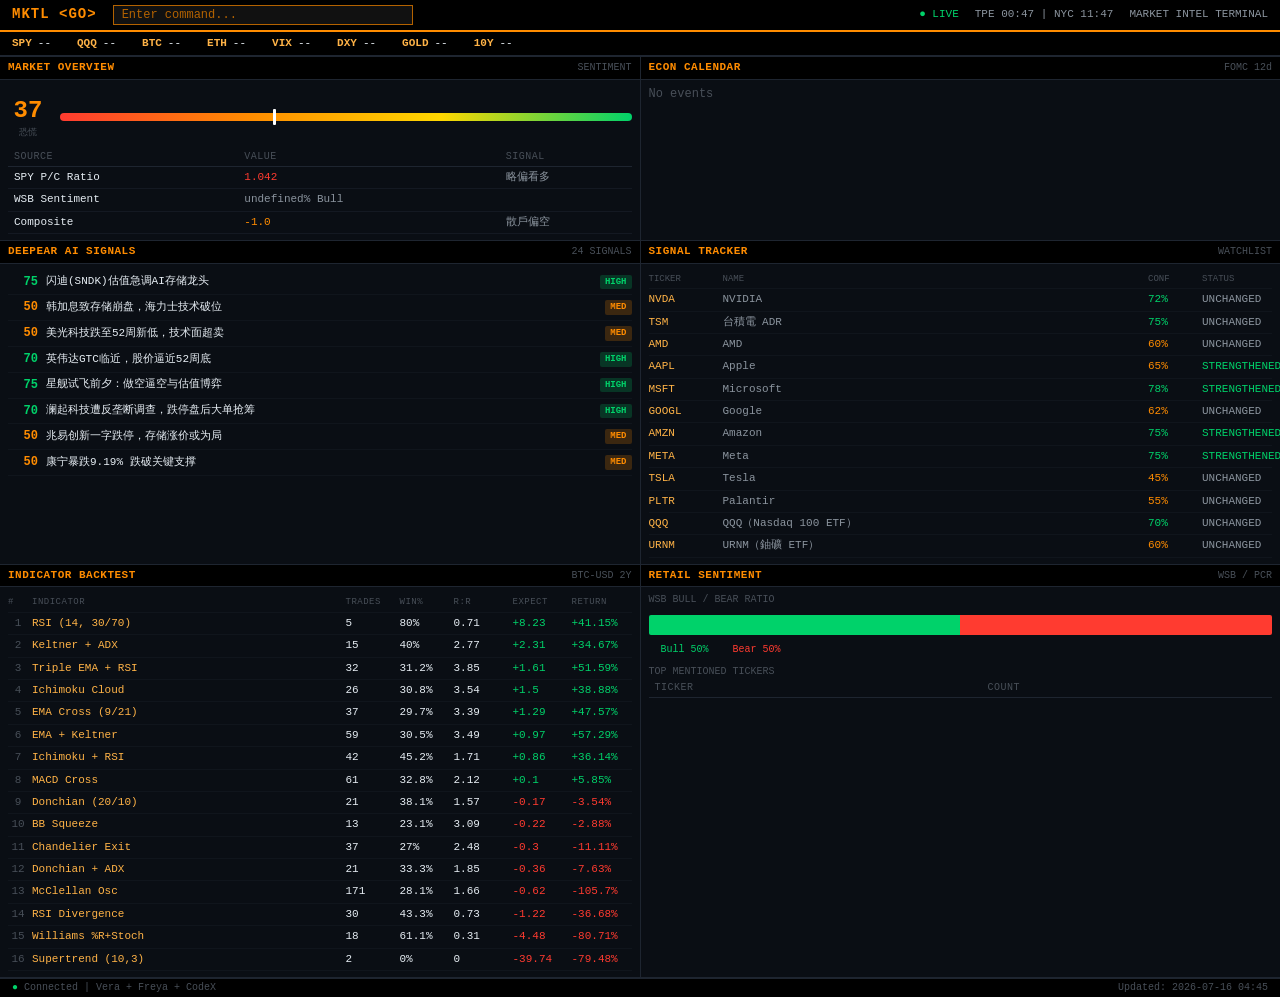
<file: web/demo-bloomberg.html>
<!DOCTYPE html>
<html lang="zh-TW">
<head>
<meta charset="UTF-8">
<meta name="viewport" content="width=device-width, initial-scale=1.0">
<title>MKTL &lt;GO&gt; | Market Intel Terminal</title>
<style>
/* ═══════════════════════════════════════════
   Bloomberg Terminal — Dark + Orange
   ═══════════════════════════════════════════ */
:root {
  --bg: #0d1117;
  --bg-panel: #0a0e14;
  --bg-row: #0f1319;
  --bg-hover: #161c24;
  --border: #1e2530;
  --orange: #ff8c00;
  --orange-dim: #b36200;
  --amber: #ffb347;
  --green: #00d26a;
  --red: #ff3b30;
  --blue: #1e90ff;
  --cyan: #00e5ff;
  --white: #e6edf3;
  --muted: #8b949e;
  --dim: #484f58;
  --mono: 'Cascadia Code', 'SF Mono', 'Fira Code', 'Consolas', 'Courier New', monospace;
}

* { margin: 0; padding: 0; box-sizing: border-box; }

body {
  background: var(--bg);
  color: var(--white);
  font-family: var(--mono);
  font-size: 12px;
  line-height: 1.4;
  overflow-x: hidden;
  -webkit-font-smoothing: antialiased;
}

/* ═══════ Top Bar ═══════ */
.topbar {
  background: #000;
  border-bottom: 2px solid var(--orange);
  padding: 4px 12px;
  display: flex;
  align-items: center;
  justify-content: space-between;
  height: 32px;
  position: sticky;
  top: 0;
  z-index: 100;
}

.topbar-left {
  display: flex;
  align-items: center;
  gap: 16px;
}

.logo-bb {
  color: var(--orange);
  font-weight: 700;
  font-size: 14px;
  letter-spacing: 1px;
}

.cmd-input {
  background: #111;
  border: 1px solid var(--orange-dim);
  color: var(--orange);
  font-family: var(--mono);
  font-size: 12px;
  padding: 2px 8px;
  width: 300px;
  outline: none;
}

.cmd-input::placeholder { color: var(--orange-dim); }
.cmd-input:focus { border-color: var(--orange); }

.topbar-right {
  color: var(--muted);
  font-size: 11px;
  display: flex;
  gap: 16px;
}

.topbar-right .live { color: var(--green); }

/* ═══════ Grid Layout ═══════ */
.grid {
  display: grid;
  grid-template-columns: 1fr 1fr 1fr 1fr;
  grid-template-rows: auto auto auto auto;
  gap: 1px;
  background: var(--border);
  min-height: calc(100vh - 32px);
}

/* ═══════ Panel ═══════ */
.panel {
  background: var(--bg-panel);
  overflow: hidden;
}

.panel-header {
  background: #000;
  border-bottom: 1px solid var(--border);
  padding: 3px 8px;
  display: flex;
  justify-content: space-between;
  align-items: center;
}

.panel-title {
  color: var(--orange);
  font-size: 11px;
  font-weight: 700;
  letter-spacing: 0.5px;
  text-transform: uppercase;
}

.panel-tag {
  color: var(--dim);
  font-size: 10px;
}

.panel-body {
  padding: 6px 8px;
}

/* ═══════ Wide panels ═══════ */
.span-2 { grid-column: span 2; }
.span-3 { grid-column: span 3; }
.span-4 { grid-column: span 4; }

/* ═══════ Data Table ═══════ */
.data-table {
  width: 100%;
  border-collapse: collapse;
}

.data-table th {
  color: var(--dim);
  font-size: 10px;
  font-weight: 400;
  text-align: left;
  padding: 2px 6px;
  border-bottom: 1px solid var(--border);
  text-transform: uppercase;
  letter-spacing: 0.5px;
}

.data-table td {
  padding: 3px 6px;
  border-bottom: 1px solid rgba(30,37,48,0.5);
  font-size: 11px;
}

.data-table tr:hover { background: var(--bg-hover); }

.val-up { color: var(--green); }
.val-down { color: var(--red); }
.val-neutral { color: var(--muted); }
.val-orange { color: var(--orange); }
.val-cyan { color: var(--cyan); }
.val-amber { color: var(--amber); }

/* ═══════ Ticker Row ═══════ */
.ticker-strip {
  background: #000;
  border-bottom: 1px solid var(--border);
  padding: 4px 12px;
  display: flex;
  gap: 20px;
  overflow-x: auto;
  grid-column: span 4;
  white-space: nowrap;
}

.ticker-item {
  display: inline-flex;
  align-items: center;
  gap: 6px;
  font-size: 11px;
}

.ticker-sym { color: var(--amber); font-weight: 700; }
.ticker-price { color: var(--white); }
.ticker-chg { font-size: 10px; }

/* ═══════ Fear Greed Meter ═══════ */
.fg-meter {
  display: flex;
  align-items: center;
  gap: 12px;
  padding: 8px 0;
}

.fg-bar-track {
  flex: 1;
  height: 8px;
  background: linear-gradient(90deg, var(--red), var(--orange), #ffd700, var(--green));
  border-radius: 4px;
  position: relative;
}

.fg-needle {
  position: absolute;
  top: -4px;
  width: 3px;
  height: 16px;
  background: #fff;
  border-radius: 1px;
  transition: left 1s ease;
}

.fg-score {
  font-size: 24px;
  font-weight: 700;
  min-width: 40px;
  text-align: center;
}

/* ═══════ Calendar Row ═══════ */
.cal-row {
  display: flex;
  align-items: center;
  padding: 3px 0;
  border-bottom: 1px solid rgba(30,37,48,0.3);
  gap: 8px;
}

.cal-dot {
  width: 6px;
  height: 6px;
  border-radius: 50%;
  flex-shrink: 0;
}

.cal-dot.high { background: var(--red); }
.cal-dot.medium { background: var(--orange); }
.cal-dot.low { background: var(--dim); }

.cal-date { color: var(--dim); min-width: 45px; font-size: 10px; }
.cal-event { color: var(--white); font-size: 11px; flex: 1; }

/* ═══════ Signal Card ═══════ */
.signal-row {
  display: flex;
  align-items: center;
  padding: 4px 0;
  border-bottom: 1px solid rgba(30,37,48,0.3);
  gap: 8px;
}

.signal-conf {
  font-weight: 700;
  min-width: 30px;
  text-align: right;
}

.signal-title {
  flex: 1;
  color: var(--white);
  font-size: 11px;
  overflow: hidden;
  text-overflow: ellipsis;
  white-space: nowrap;
}

.signal-badge {
  font-size: 9px;
  padding: 1px 5px;
  border-radius: 2px;
  font-weight: 700;
  text-transform: uppercase;
}

.badge-high { background: rgba(0,210,106,0.2); color: var(--green); }
.badge-mid { background: rgba(255,140,0,0.2); color: var(--orange); }
.badge-low { background: rgba(255,59,48,0.2); color: var(--red); }

/* ═══════ Backtest Ranking ═══════ */
.bt-row {
  display: grid;
  grid-template-columns: 20px 1fr 50px 50px 55px 55px 60px;
  gap: 4px;
  align-items: center;
  padding: 3px 0;
  border-bottom: 1px solid rgba(30,37,48,0.3);
  font-size: 11px;
}

.bt-row.header {
  color: var(--dim);
  font-size: 9px;
  text-transform: uppercase;
  letter-spacing: 0.5px;
}

.bt-rank { text-align: center; color: var(--dim); }

/* ═══════ Sentiment Bar ═══════ */
.sent-bar {
  display: flex;
  height: 20px;
  border-radius: 2px;
  overflow: hidden;
  margin: 8px 0;
}

.sent-bar .bull { background: var(--green); }
.sent-bar .bear { background: var(--red); }
.sent-bar .neutral { background: var(--dim); }

.sent-legend {
  display: flex;
  gap: 12px;
  font-size: 10px;
  color: var(--muted);
}

.sent-legend span::before {
  content: '';
  display: inline-block;
  width: 8px;
  height: 8px;
  border-radius: 1px;
  margin-right: 4px;
  vertical-align: middle;
}

/* ═══════ Tracker ═══════ */
.trk-row {
  display: grid;
  grid-template-columns: 70px 1fr 50px 70px;
  gap: 4px;
  align-items: center;
  padding: 3px 0;
  border-bottom: 1px solid rgba(30,37,48,0.3);
  font-size: 11px;
}

.trk-row.header {
  color: var(--dim);
  font-size: 9px;
  text-transform: uppercase;
}

/* ═══════ Status Bar ═══════ */
.statusbar {
  grid-column: span 4;
  background: #000;
  border-top: 1px solid var(--border);
  padding: 2px 12px;
  display: flex;
  justify-content: space-between;
  color: var(--dim);
  font-size: 10px;
}

.statusbar .active { color: var(--green); }

/* ═══════ Responsive ═══════ */
@media (max-width: 1024px) {
  .grid { grid-template-columns: 1fr 1fr; }
  .span-3, .span-4, .ticker-strip, .statusbar { grid-column: span 2; }
}

@media (max-width: 600px) {
  .grid { grid-template-columns: 1fr; }
  .span-2, .span-3, .span-4, .ticker-strip, .statusbar { grid-column: span 1; }
}
</style>
</head>
<body>

<!-- Top Bar -->
<div class="topbar">
  <div class="topbar-left">
    <div class="logo-bb">MKTL &lt;GO&gt;</div>
    <input class="cmd-input" placeholder="Enter command..." readonly>
  </div>
  <div class="topbar-right">
    <span class="live">&#9679; LIVE</span>
    <span id="clock"></span>
    <span>MARKET INTEL TERMINAL</span>
  </div>
</div>

<div class="grid">

  <!-- Ticker Strip -->
  <div class="ticker-strip" id="tickerStrip">
    <div class="ticker-item"><span class="ticker-sym">Loading...</span></div>
  </div>

  <!-- Panel 1: Market Overview -->
  <div class="panel span-2">
    <div class="panel-header">
      <span class="panel-title">Market Overview</span>
      <span class="panel-tag">SENTIMENT</span>
    </div>
    <div class="panel-body">
      <div class="fg-meter">
        <div style="text-align:center">
          <div class="fg-score" id="fgScoreVal">--</div>
          <div style="color:var(--dim);font-size:9px" id="fgLabel">LOADING</div>
        </div>
        <div class="fg-bar-track">
          <div class="fg-needle" id="fgNeedle" style="left:50%"></div>
        </div>
      </div>
      <table class="data-table" id="sentimentTable">
        <thead><tr><th>Source</th><th>Value</th><th>Signal</th></tr></thead>
        <tbody id="sentimentBody"></tbody>
      </table>
    </div>
  </div>

  <!-- Panel 2: Economic Calendar -->
  <div class="panel span-2">
    <div class="panel-header">
      <span class="panel-title">Econ Calendar</span>
      <span class="panel-tag" id="fomcTag">FOMC --d</span>
    </div>
    <div class="panel-body" id="calendarBody"></div>
  </div>

  <!-- Panel 3: DeepEar AI Signals -->
  <div class="panel span-2">
    <div class="panel-header">
      <span class="panel-title">DeepEar AI Signals</span>
      <span class="panel-tag" id="sigCount">0 SIGNALS</span>
    </div>
    <div class="panel-body" id="signalBody"></div>
  </div>

  <!-- Panel 4: Signal Tracker -->
  <div class="panel span-2">
    <div class="panel-header">
      <span class="panel-title">Signal Tracker</span>
      <span class="panel-tag">WATCHLIST</span>
    </div>
    <div class="panel-body" id="trackerBody"></div>
  </div>

  <!-- Panel 5: Backtest Ranking -->
  <div class="panel span-2">
    <div class="panel-header">
      <span class="panel-title">Indicator Backtest</span>
      <span class="panel-tag">BTC-USD 2Y</span>
    </div>
    <div class="panel-body" id="backtestBody"></div>
  </div>

  <!-- Panel 6: WSB + Sentiment -->
  <div class="panel span-2">
    <div class="panel-header">
      <span class="panel-title">Retail Sentiment</span>
      <span class="panel-tag">WSB / PCR</span>
    </div>
    <div class="panel-body" id="retailBody"></div>
  </div>

  <!-- Status Bar -->
  <div class="statusbar">
    <span><span class="active">&#9679;</span> Connected | Vera + Freya + CodeX</span>
    <span id="updateTime">Updated: --</span>
  </div>

</div>

<script>
// ═══════ Utilities ═══════
async function loadJSON(url) {
  try {
    const r = await fetch(url + '?t=' + Date.now());
    if (!r.ok) return null;
    return await r.json();
  } catch { return null; }
}

function fgColor(s) {
  if (s <= 25) return 'var(--red)';
  if (s <= 45) return 'var(--orange)';
  if (s <= 55) return 'var(--muted)';
  return 'var(--green)';
}

// Clock
function updateClock() {
  const now = new Date();
  const tw = new Date(now.toLocaleString('en-US', {timeZone:'Asia/Taipei'}));
  const ny = new Date(now.toLocaleString('en-US', {timeZone:'America/New_York'}));
  document.getElementById('clock').textContent =
    `TPE ${tw.getHours().toString().padStart(2,'0')}:${tw.getMinutes().toString().padStart(2,'0')} | NYC ${ny.getHours().toString().padStart(2,'0')}:${ny.getMinutes().toString().padStart(2,'0')}`;
}
setInterval(updateClock, 1000);
updateClock();

// ═══════ Render ═══════
async function render() {
  const [sent, cal, fg, deepear, tracker, bt] = await Promise.all([
    loadJSON('sentiment.json'),
    loadJSON('economic-calendar.json'),
    loadJSON('fear-greed-history.json'),
    loadJSON('deepear-signals.json'),
    loadJSON('signal-tracker.json'),
    loadJSON('indicator-backtest.json'),
  ]);

  // Ticker strip
  const strip = document.getElementById('tickerStrip');
  const tickers = [
    {sym:'SPY',price:'--',chg:''},
    {sym:'QQQ',price:'--',chg:''},
    {sym:'BTC',price:'--',chg:''},
    {sym:'ETH',price:'--',chg:''},
    {sym:'VIX',price:'--',chg:''},
    {sym:'DXY',price:'--',chg:''},
    {sym:'GOLD',price:'--',chg:''},
    {sym:'10Y',price:'--',chg:''},
  ];
  strip.innerHTML = tickers.map(t =>
    `<div class="ticker-item"><span class="ticker-sym">${t.sym}</span><span class="ticker-price">${t.price}</span><span class="ticker-chg val-neutral">${t.chg}</span></div>`
  ).join('');

  // Fear & Greed
  if (fg && fg.length) {
    const latest = fg[fg.length - 1];
    const score = latest.score || 0;
    document.getElementById('fgScoreVal').textContent = score.toFixed(0);
    document.getElementById('fgScoreVal').style.color = fgColor(score);
    document.getElementById('fgLabel').textContent = (latest.label || '').toUpperCase();
    document.getElementById('fgNeedle').style.left = score + '%';
  }

  // Sentiment table
  if (sent) {
    document.getElementById('updateTime').textContent = 'Updated: ' + (sent.generated_at || sent.date || '');
    const rows = [];
    if (sent.spy_pcr) rows.push({src:'SPY P/C Ratio', val:sent.spy_pcr.pcr?.toFixed(3), sig:sent.spy_pcr.signal||'', cls: sent.spy_pcr.pcr>1?'val-down':'val-up'});
    if (sent.wsb) rows.push({src:'WSB Sentiment', val:`${sent.wsb.bull_pct}% Bull`, sig:sent.wsb.label||'', cls: sent.wsb.bull_pct>60?'val-up':'val-neutral'});
    if (sent.composite) rows.push({src:'Composite', val:sent.composite.score?.toFixed(1), sig:sent.composite.label||'', cls:'val-orange'});

    // WSB top tickers
    if (sent.wsb?.top_tickers) {
      sent.wsb.top_tickers.slice(0,5).forEach(t => {
        rows.push({src:'WSB $'+( t.s||t.ticker), val:(t.n||t.count)+'x mentions', sig:'', cls:'val-cyan'});
      });
    }

    document.getElementById('sentimentBody').innerHTML = rows.map(r =>
      `<tr><td>${r.src}</td><td class="${r.cls}">${r.val}</td><td class="val-neutral">${r.sig}</td></tr>`
    ).join('');

    // Retail panel
    const retail = document.getElementById('retailBody');
    const bullPct = sent.wsb?.bull_pct || 50;
    const bearPct = 100 - bullPct;
    retail.innerHTML = `
      <div style="color:var(--dim);font-size:10px;margin-bottom:4px">WSB BULL / BEAR RATIO</div>
      <div class="sent-bar">
        <div class="bull" style="width:${bullPct}%"></div>
        <div class="bear" style="width:${bearPct}%"></div>
      </div>
      <div class="sent-legend">
        <span style="color:var(--green)">Bull ${bullPct}%</span>
        <span style="color:var(--red)">Bear ${bearPct}%</span>
      </div>
      <div style="margin-top:8px;color:var(--dim);font-size:10px">TOP MENTIONED TICKERS</div>
      <table class="data-table"><thead><tr><th>Ticker</th><th>Count</th></tr></thead><tbody>
      ${(sent.wsb?.top_tickers||[]).slice(0,8).map(t =>
        `<tr><td class="val-amber">$${t.s||t.ticker}</td><td>${t.n||t.count}</td></tr>`
      ).join('')}
      </tbody></table>
    `;
  }

  // Calendar
  if (cal) {
    if (cal.next_fomc) document.getElementById('fomcTag').textContent = `FOMC ${cal.next_fomc.days_away}d`;
    const body = document.getElementById('calendarBody');
    body.innerHTML = (cal.next_7_days||[]).slice(0,10).map(e =>
      `<div class="cal-row"><div class="cal-dot ${e.importance||'low'}"></div><div class="cal-date">${(e.date||'').slice(5)}</div><div class="cal-event">${e.event||''}</div></div>`
    ).join('') || '<div style="color:var(--dim)">No events</div>';
  }

  // DeepEar Signals
  if (deepear && deepear.signals) {
    document.getElementById('sigCount').textContent = deepear.signals.length + ' SIGNALS';
    const body = document.getElementById('signalBody');
    body.innerHTML = deepear.signals.slice(0,8).map(s => {
      const conf = (s.confidence||0);
      const cls = conf >= 0.7 ? 'badge-high' : conf >= 0.4 ? 'badge-mid' : 'badge-low';
      const confColor = conf >= 0.7 ? 'val-up' : conf >= 0.4 ? 'val-orange' : 'val-down';
      return `<div class="signal-row">
        <span class="signal-conf ${confColor}">${(conf*100).toFixed(0)}</span>
        <span class="signal-title">${s.title||s.id}</span>
        <span class="signal-badge ${cls}">${conf>=0.7?'HIGH':conf>=0.4?'MED':'LOW'}</span>
      </div>`;
    }).join('');
  }

  // Signal Tracker
  if (tracker && tracker.signals) {
    const body = document.getElementById('trackerBody');
    const header = '<div class="trk-row header"><span>TICKER</span><span>NAME</span><span>CONF</span><span>STATUS</span></div>';
    body.innerHTML = header + tracker.signals.slice(0,12).map(s => {
      const conf = s.confidence||0;
      const hist = s.evolution_history||[];
      const lastEvo = hist.length ? hist[hist.length-1].evolution : 'unchanged';
      const evoColor = lastEvo==='strengthened'?'val-up':lastEvo==='weakened'?'val-orange':lastEvo==='falsified'?'val-down':'val-neutral';
      const confColor = conf>=0.7?'val-up':conf>=0.4?'val-orange':'val-down';
      return `<div class="trk-row">
        <span class="val-amber">${s.ticker}</span>
        <span style="color:var(--muted)">${s.name||''}</span>
        <span class="${confColor}">${(conf*100).toFixed(0)}%</span>
        <span class="${evoColor}">${lastEvo.toUpperCase()}</span>
      </div>`;
    }).join('');
  }

  // Backtest
  if (bt && bt.ranking) {
    const body = document.getElementById('backtestBody');
    const header = '<div class="bt-row header"><span>#</span><span>INDICATOR</span><span>TRADES</span><span>WIN%</span><span>R:R</span><span>EXPECT</span><span>RETURN</span></div>';
    body.innerHTML = header + bt.ranking.map(r => {
      const expCls = r.expectancy > 0 ? 'val-up' : 'val-down';
      const retCls = r.total_return_pct > 0 ? 'val-up' : 'val-down';
      return `<div class="bt-row">
        <span class="bt-rank">${r.rank}</span>
        <span class="val-amber">${r.name}</span>
        <span>${r.total_trades}</span>
        <span>${r.win_rate}%</span>
        <span>${r.risk_reward_ratio}</span>
        <span class="${expCls}">${r.expectancy>0?'+':''}${r.expectancy}</span>
        <span class="${retCls}">${r.total_return_pct>0?'+':''}${r.total_return_pct}%</span>
      </div>`;
    }).join('');
  }
}

render();
</script>
</body>
</html>
</file>
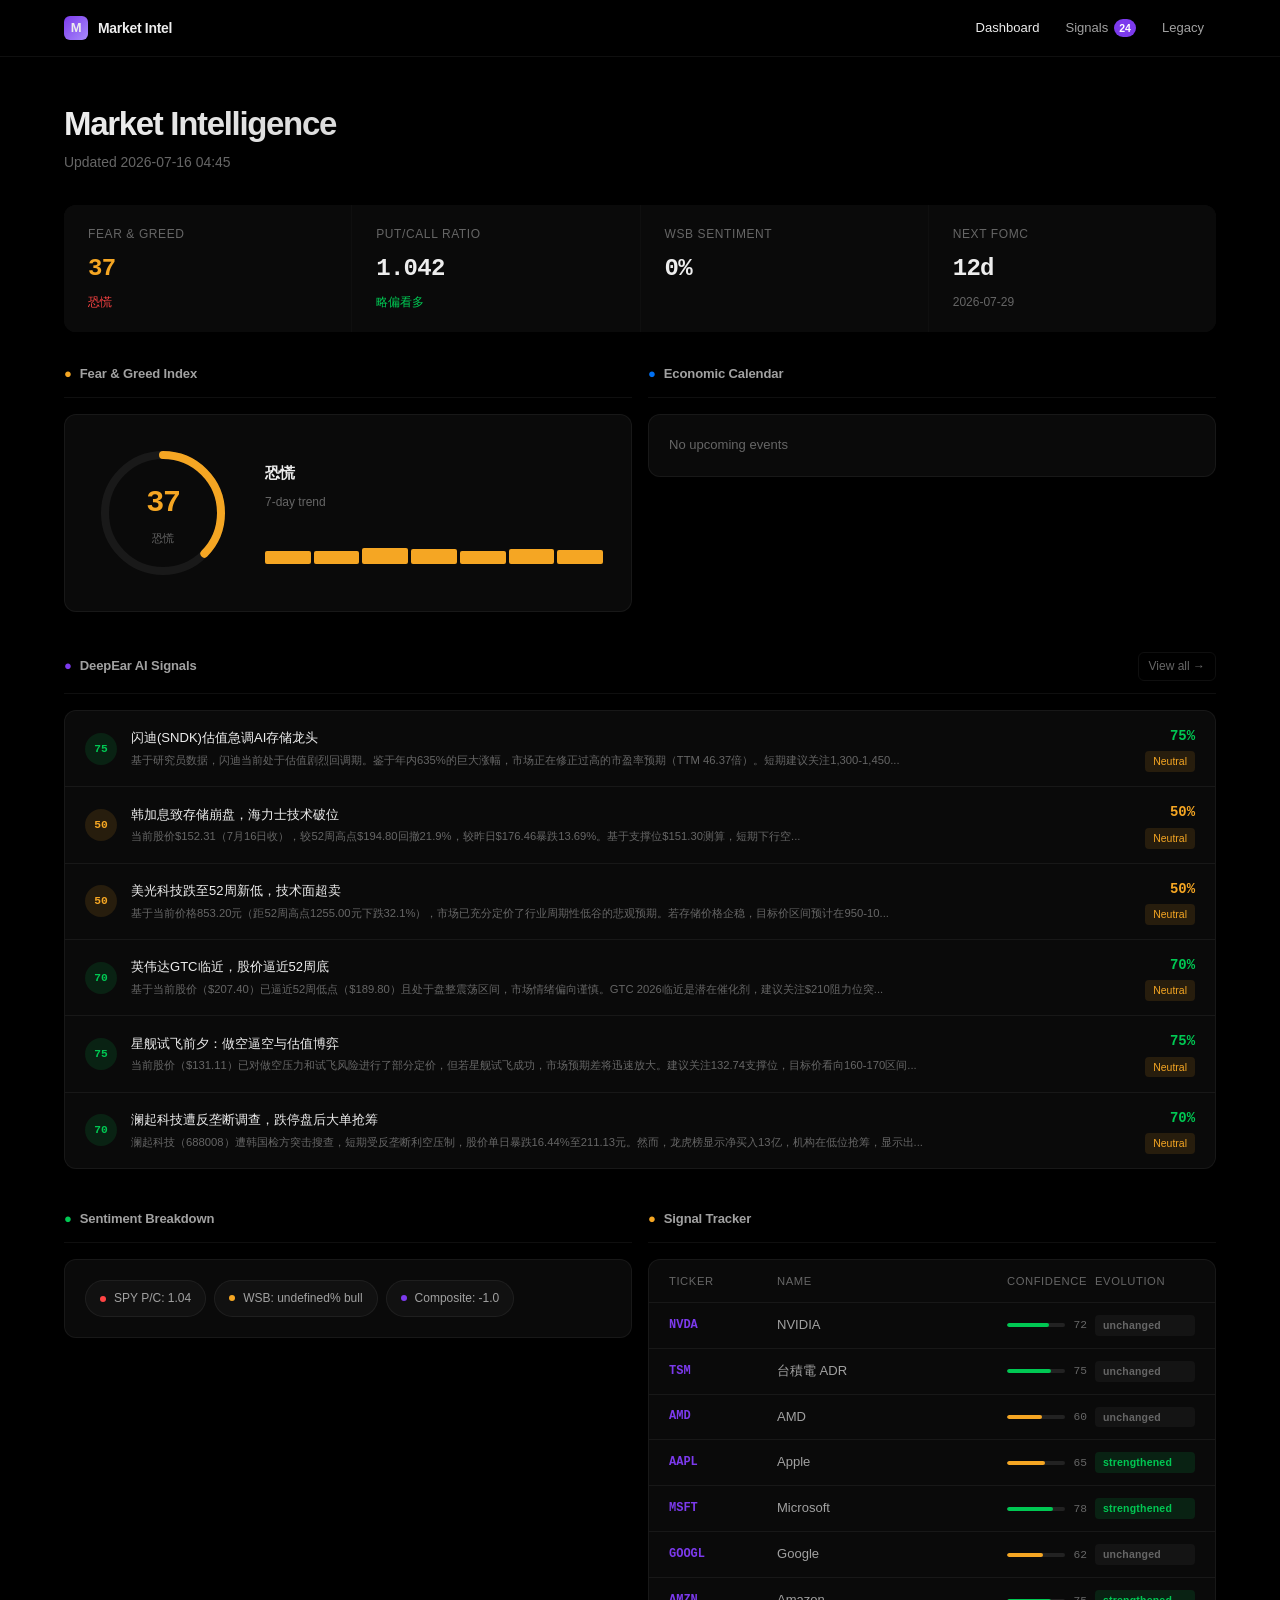
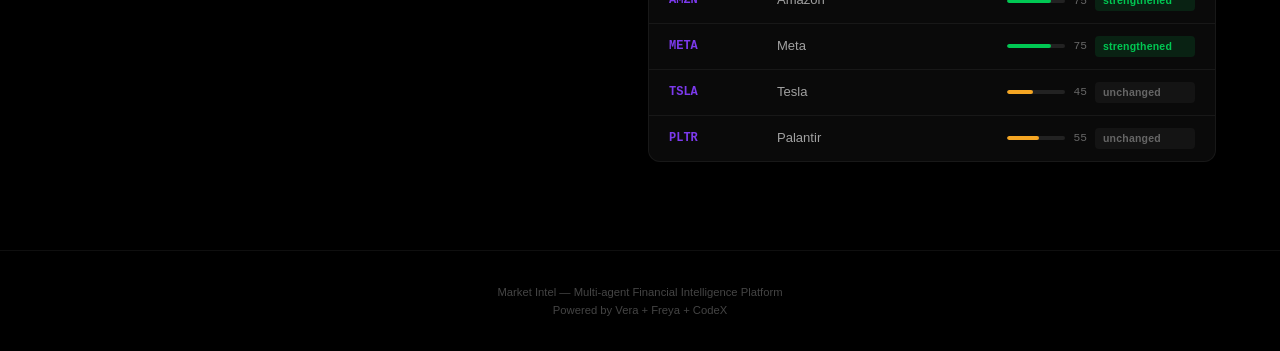
<file: web/demo-linear.html>
<!DOCTYPE html>
<html lang="zh-TW">
<head>
<meta charset="UTF-8">
<meta name="viewport" content="width=device-width, initial-scale=1.0">
<title>Market Intel</title>
<style>
/* ═══════════════════════════════════════════════════
   Token System — Linear/Vercel inspired
   ═══════════════════════════════════════════════════ */
:root {
  --bg-0: #000000;
  --bg-1: #0a0a0a;
  --bg-2: #111111;
  --bg-3: #191919;
  --bg-4: #222222;
  --border: rgba(255,255,255,0.06);
  --border-hover: rgba(255,255,255,0.12);
  --text-0: #ededed;
  --text-1: #a1a1a1;
  --text-2: #666666;
  --text-3: #444444;
  --accent: #7c3aed;
  --accent-dim: rgba(124,58,237,0.15);
  --green: #00c853;
  --green-dim: rgba(0,200,83,0.12);
  --red: #ff4444;
  --red-dim: rgba(255,68,68,0.12);
  --yellow: #f5a623;
  --yellow-dim: rgba(245,166,35,0.12);
  --blue: #0070f3;
  --blue-dim: rgba(0,112,243,0.12);
  --radius: 12px;
  --radius-sm: 8px;
  --radius-xs: 6px;
  --font: -apple-system, BlinkMacSystemFont, 'Segoe UI', 'Inter', 'Noto Sans TC', sans-serif;
  --mono: 'SF Mono', 'Fira Code', 'Consolas', monospace;
  --transition: 150ms cubic-bezier(0.4, 0, 0.2, 1);
}

* { margin: 0; padding: 0; box-sizing: border-box; }

html { font-size: 15px; }

body {
  background: var(--bg-0);
  color: var(--text-0);
  font-family: var(--font);
  line-height: 1.6;
  -webkit-font-smoothing: antialiased;
  -moz-osx-font-smoothing: grayscale;
}

/* ═══════════════════════════════════════════════════
   Layout
   ═══════════════════════════════════════════════════ */
.app {
  max-width: 1200px;
  margin: 0 auto;
  padding: 0 24px;
}

/* ═══════════════════════════════════════════════════
   Top Bar
   ═══════════════════════════════════════════════════ */
.topbar {
  position: sticky;
  top: 0;
  z-index: 100;
  background: rgba(0,0,0,0.72);
  backdrop-filter: blur(16px) saturate(180%);
  -webkit-backdrop-filter: blur(16px) saturate(180%);
  border-bottom: 1px solid var(--border);
}

.topbar-inner {
  max-width: 1200px;
  margin: 0 auto;
  padding: 0 24px;
  height: 56px;
  display: flex;
  align-items: center;
  justify-content: space-between;
}

.logo {
  display: flex;
  align-items: center;
  gap: 10px;
  font-size: 0.93rem;
  font-weight: 600;
  letter-spacing: -0.02em;
  color: var(--text-0);
  text-decoration: none;
}

.logo-icon {
  width: 24px;
  height: 24px;
  background: linear-gradient(135deg, var(--accent), #a78bfa);
  border-radius: 6px;
  display: flex;
  align-items: center;
  justify-content: center;
  font-size: 13px;
}

.nav {
  display: flex;
  align-items: center;
  gap: 2px;
}

.nav a {
  padding: 6px 12px;
  color: var(--text-1);
  text-decoration: none;
  font-size: 0.87rem;
  border-radius: var(--radius-xs);
  transition: all var(--transition);
}

.nav a:hover { color: var(--text-0); background: var(--bg-3); }
.nav a.active { color: var(--text-0); }

.badge {
  display: inline-flex;
  align-items: center;
  justify-content: center;
  min-width: 18px;
  height: 18px;
  padding: 0 5px;
  font-size: 0.7rem;
  font-weight: 600;
  background: var(--accent);
  color: #fff;
  border-radius: 9px;
  margin-left: 6px;
}

/* ═══════════════════════════════════════════════════
   Hero / Status Bar
   ═══════════════════════════════════════════════════ */
.hero {
  padding: 48px 0 32px;
}

.hero h1 {
  font-size: 2.2rem;
  font-weight: 700;
  letter-spacing: -0.04em;
  line-height: 1.15;
  background: linear-gradient(to right, var(--text-0), var(--text-1));
  -webkit-background-clip: text;
  -webkit-text-fill-color: transparent;
}

.hero-sub {
  color: var(--text-2);
  font-size: 0.93rem;
  margin-top: 8px;
}

/* ═══════════════════════════════════════════════════
   Metric Row
   ═══════════════════════════════════════════════════ */
.metrics {
  display: grid;
  grid-template-columns: repeat(auto-fit, minmax(200px, 1fr));
  gap: 1px;
  background: var(--border);
  border-radius: var(--radius);
  overflow: hidden;
  margin-bottom: 32px;
}

.metric {
  background: var(--bg-1);
  padding: 20px 24px;
  transition: background var(--transition);
}

.metric:hover { background: var(--bg-2); }

.metric-label {
  font-size: 0.8rem;
  color: var(--text-2);
  text-transform: uppercase;
  letter-spacing: 0.05em;
  margin-bottom: 6px;
}

.metric-value {
  font-size: 1.6rem;
  font-weight: 700;
  letter-spacing: -0.03em;
  font-family: var(--mono);
}

.metric-delta {
  font-size: 0.8rem;
  margin-top: 4px;
  display: flex;
  align-items: center;
  gap: 4px;
}

.metric-delta.up { color: var(--green); }
.metric-delta.down { color: var(--red); }
.metric-delta.neutral { color: var(--text-2); }

/* ═══════════════════════════════════════════════════
   Section
   ═══════════════════════════════════════════════════ */
.section {
  margin-bottom: 40px;
}

.section-header {
  display: flex;
  align-items: center;
  justify-content: space-between;
  margin-bottom: 16px;
  padding-bottom: 12px;
  border-bottom: 1px solid var(--border);
}

.section-title {
  font-size: 0.87rem;
  font-weight: 600;
  color: var(--text-1);
  letter-spacing: -0.01em;
  display: flex;
  align-items: center;
  gap: 8px;
}

.section-action {
  font-size: 0.8rem;
  color: var(--text-2);
  text-decoration: none;
  padding: 4px 10px;
  border: 1px solid var(--border);
  border-radius: var(--radius-xs);
  transition: all var(--transition);
}

.section-action:hover {
  color: var(--text-1);
  border-color: var(--border-hover);
  background: var(--bg-3);
}

/* ═══════════════════════════════════════════════════
   Cards
   ═══════════════════════════════════════════════════ */
.card {
  background: var(--bg-1);
  border: 1px solid var(--border);
  border-radius: var(--radius);
  overflow: hidden;
  transition: all var(--transition);
}

.card:hover {
  border-color: var(--border-hover);
  background: var(--bg-2);
}

/* ═══════════════════════════════════════════════════
   Fear & Greed Gauge
   ═══════════════════════════════════════════════════ */
.gauge-container {
  display: flex;
  align-items: center;
  gap: 32px;
  padding: 28px;
}

.gauge {
  position: relative;
  width: 140px;
  height: 140px;
  flex-shrink: 0;
}

.gauge svg { width: 100%; height: 100%; transform: rotate(-90deg); }

.gauge-track {
  fill: none;
  stroke: var(--bg-3);
  stroke-width: 8;
}

.gauge-fill {
  fill: none;
  stroke-width: 8;
  stroke-linecap: round;
  transition: stroke-dashoffset 1.2s cubic-bezier(0.4, 0, 0.2, 1);
}

.gauge-center {
  position: absolute;
  inset: 0;
  display: flex;
  flex-direction: column;
  align-items: center;
  justify-content: center;
}

.gauge-score {
  font-size: 2rem;
  font-weight: 700;
  font-family: var(--mono);
  letter-spacing: -0.04em;
}

.gauge-label-text {
  font-size: 0.75rem;
  color: var(--text-2);
  margin-top: 2px;
}

.gauge-info { flex: 1; }

.gauge-info h3 {
  font-size: 1rem;
  font-weight: 600;
  margin-bottom: 8px;
  letter-spacing: -0.02em;
}

.gauge-history {
  display: flex;
  gap: 3px;
  align-items: flex-end;
  height: 40px;
  margin-top: 12px;
}

.gauge-bar {
  flex: 1;
  border-radius: 2px;
  min-width: 4px;
  transition: height 0.6s cubic-bezier(0.4, 0, 0.2, 1);
}

/* ═══════════════════════════════════════════════════
   Signal List
   ═══════════════════════════════════════════════════ */
.signal-list {
  display: flex;
  flex-direction: column;
}

.signal-item {
  display: grid;
  grid-template-columns: 32px 1fr auto;
  gap: 14px;
  align-items: center;
  padding: 14px 20px;
  border-bottom: 1px solid var(--border);
  transition: background var(--transition);
  cursor: default;
}

.signal-item:last-child { border-bottom: none; }
.signal-item:hover { background: var(--bg-2); }

.signal-dot {
  width: 32px;
  height: 32px;
  border-radius: 50%;
  display: flex;
  align-items: center;
  justify-content: center;
  font-size: 0.75rem;
  font-weight: 700;
  font-family: var(--mono);
}

.signal-dot.high { background: var(--green-dim); color: var(--green); }
.signal-dot.medium { background: var(--yellow-dim); color: var(--yellow); }
.signal-dot.low { background: var(--red-dim); color: var(--red); }

.signal-title {
  font-size: 0.87rem;
  font-weight: 500;
  color: var(--text-0);
  margin-bottom: 2px;
}

.signal-meta {
  font-size: 0.75rem;
  color: var(--text-2);
}

.signal-right {
  text-align: right;
}

.signal-conf {
  font-size: 0.93rem;
  font-weight: 600;
  font-family: var(--mono);
}

.signal-tag {
  display: inline-flex;
  align-items: center;
  padding: 2px 8px;
  font-size: 0.7rem;
  font-weight: 500;
  border-radius: 4px;
  margin-top: 4px;
}

.tag-bullish { background: var(--green-dim); color: var(--green); }
.tag-bearish { background: var(--red-dim); color: var(--red); }
.tag-neutral { background: var(--yellow-dim); color: var(--yellow); }

/* ═══════════════════════════════════════════════════
   Calendar List
   ═══════════════════════════════════════════════════ */
.calendar-list {
  display: flex;
  flex-direction: column;
}

.cal-item {
  display: grid;
  grid-template-columns: auto 1fr auto;
  gap: 14px;
  align-items: center;
  padding: 12px 20px;
  border-bottom: 1px solid var(--border);
  transition: background var(--transition);
}

.cal-item:last-child { border-bottom: none; }
.cal-item:hover { background: var(--bg-2); }

.cal-date {
  font-family: var(--mono);
  font-size: 0.8rem;
  color: var(--text-2);
  min-width: 56px;
}

.cal-event {
  font-size: 0.87rem;
  color: var(--text-0);
}

.cal-importance {
  width: 8px;
  height: 8px;
  border-radius: 50%;
}

.cal-importance.high { background: var(--red); box-shadow: 0 0 8px var(--red-dim); }
.cal-importance.medium { background: var(--yellow); }
.cal-importance.low { background: var(--text-3); }

/* ═══════════════════════════════════════════════════
   Tracker Table
   ═══════════════════════════════════════════════════ */
.tracker-grid {
  display: flex;
  flex-direction: column;
}

.tracker-row {
  display: grid;
  grid-template-columns: 100px 1fr 80px 100px;
  gap: 8px;
  align-items: center;
  padding: 12px 20px;
  border-bottom: 1px solid var(--border);
  font-size: 0.87rem;
  transition: background var(--transition);
}

.tracker-row:hover { background: var(--bg-2); }
.tracker-row:last-child { border-bottom: none; }

.tracker-row.header {
  font-size: 0.75rem;
  color: var(--text-2);
  text-transform: uppercase;
  letter-spacing: 0.05em;
  font-weight: 500;
}

.tracker-row.header:hover { background: transparent; }

.ticker-tag {
  font-family: var(--mono);
  font-weight: 600;
  font-size: 0.8rem;
  color: var(--accent);
}

.conf-bar-wrap {
  display: flex;
  align-items: center;
  gap: 8px;
}

.conf-bar {
  flex: 1;
  height: 4px;
  background: var(--bg-4);
  border-radius: 2px;
  overflow: hidden;
}

.conf-bar-fill {
  height: 100%;
  border-radius: 2px;
  transition: width 0.8s cubic-bezier(0.4, 0, 0.2, 1);
}

.evo-tag {
  display: inline-flex;
  align-items: center;
  padding: 2px 8px;
  font-size: 0.7rem;
  font-weight: 600;
  border-radius: 4px;
  letter-spacing: 0.02em;
}

.evo-strengthened { background: var(--green-dim); color: var(--green); }
.evo-weakened { background: var(--yellow-dim); color: var(--yellow); }
.evo-falsified { background: var(--red-dim); color: var(--red); }
.evo-unchanged { background: rgba(255,255,255,0.04); color: var(--text-2); }

/* ═══════════════════════════════════════════════════
   Sentiment Chip Row
   ═══════════════════════════════════════════════════ */
.chip-row {
  display: flex;
  gap: 8px;
  flex-wrap: wrap;
  padding: 20px;
}

.chip {
  display: flex;
  align-items: center;
  gap: 8px;
  padding: 8px 14px;
  background: var(--bg-2);
  border: 1px solid var(--border);
  border-radius: 999px;
  font-size: 0.8rem;
  color: var(--text-1);
  transition: all var(--transition);
}

.chip:hover { border-color: var(--border-hover); background: var(--bg-3); }

.chip-dot {
  width: 6px;
  height: 6px;
  border-radius: 50%;
}

/* ═══════════════════════════════════════════════════
   Two-Column Layout
   ═══════════════════════════════════════════════════ */
.grid-2 {
  display: grid;
  grid-template-columns: 1fr 1fr;
  gap: 16px;
}

@media (max-width: 768px) {
  .grid-2 { grid-template-columns: 1fr; }
  .topbar-inner { padding: 0 16px; }
  .app { padding: 0 16px; }
  .hero h1 { font-size: 1.6rem; }
  .metrics { grid-template-columns: repeat(2, 1fr); }
  .gauge-container { flex-direction: column; gap: 16px; }
  .tracker-row { grid-template-columns: 80px 1fr 60px; }
  .tracker-row .conf-bar-wrap { display: none; }
}

/* ═══════════════════════════════════════════════════
   Loading skeleton
   ═══════════════════════════════════════════════════ */
.skeleton {
  background: linear-gradient(90deg, var(--bg-2) 25%, var(--bg-3) 50%, var(--bg-2) 75%);
  background-size: 200% 100%;
  animation: shimmer 1.5s infinite;
  border-radius: var(--radius-xs);
}

@keyframes shimmer {
  0% { background-position: 200% 0; }
  100% { background-position: -200% 0; }
}

/* ═══════════════════════════════════════════════════
   Footer
   ═══════════════════════════════════════════════════ */
.footer {
  padding: 32px 0;
  border-top: 1px solid var(--border);
  margin-top: 48px;
  text-align: center;
  font-size: 0.75rem;
  color: var(--text-3);
}

/* ═══════════════════════════════════════════════════
   Fade-in Animation
   ═══════════════════════════════════════════════════ */
.fade-in {
  opacity: 0;
  transform: translateY(8px);
  animation: fadeUp 0.5s ease forwards;
}

@keyframes fadeUp {
  to { opacity: 1; transform: translateY(0); }
}

.delay-1 { animation-delay: 0.1s; }
.delay-2 { animation-delay: 0.2s; }
.delay-3 { animation-delay: 0.3s; }
.delay-4 { animation-delay: 0.4s; }

/* ═══════════════════════════════════════════════════
   Scrollbar
   ═══════════════════════════════════════════════════ */
::-webkit-scrollbar { width: 6px; }
::-webkit-scrollbar-track { background: transparent; }
::-webkit-scrollbar-thumb { background: var(--bg-4); border-radius: 3px; }
::-webkit-scrollbar-thumb:hover { background: var(--text-3); }
</style>
</head>
<body>

<!-- Top Bar -->
<div class="topbar">
  <div class="topbar-inner">
    <a class="logo" href="#">
      <div class="logo-icon">M</div>
      Market Intel
    </a>
    <div class="nav">
      <a href="#" class="active">Dashboard</a>
      <a href="signals.html">Signals<span class="badge" id="signalCount">0</span></a>
      <a href="index.html">Legacy</a>
    </div>
  </div>
</div>

<div class="app">

  <!-- Hero -->
  <div class="hero fade-in">
    <h1>Market Intelligence</h1>
    <div class="hero-sub" id="updatedAt">Loading...</div>
  </div>

  <!-- Metrics Row -->
  <div class="metrics fade-in delay-1" id="metricsRow">
    <div class="metric">
      <div class="metric-label">Fear & Greed</div>
      <div class="metric-value" id="fgScore">--</div>
      <div class="metric-delta neutral" id="fgDelta">Loading</div>
    </div>
    <div class="metric">
      <div class="metric-label">Put/Call Ratio</div>
      <div class="metric-value" id="pcrValue">--</div>
      <div class="metric-delta neutral" id="pcrSignal">Loading</div>
    </div>
    <div class="metric">
      <div class="metric-label">WSB Sentiment</div>
      <div class="metric-value" id="wsbValue">--</div>
      <div class="metric-delta neutral" id="wsbLabel">Loading</div>
    </div>
    <div class="metric">
      <div class="metric-label">Next FOMC</div>
      <div class="metric-value" id="fomcDays">--</div>
      <div class="metric-delta neutral" id="fomcDate">Loading</div>
    </div>
  </div>

  <!-- Fear & Greed + Calendar -->
  <div class="grid-2 fade-in delay-2">

    <!-- Fear & Greed Gauge -->
    <div class="section">
      <div class="section-header">
        <div class="section-title">
          <span style="color:var(--yellow)">&#9679;</span> Fear & Greed Index
        </div>
      </div>
      <div class="card">
        <div class="gauge-container">
          <div class="gauge">
            <svg viewBox="0 0 140 140">
              <circle class="gauge-track" cx="70" cy="70" r="58"/>
              <circle class="gauge-fill" id="gaugeFill" cx="70" cy="70" r="58"
                stroke-dasharray="364.42" stroke-dashoffset="364.42"/>
            </svg>
            <div class="gauge-center">
              <div class="gauge-score" id="gaugeScore">--</div>
              <div class="gauge-label-text" id="gaugeLabel">Loading</div>
            </div>
          </div>
          <div class="gauge-info">
            <h3 id="gaugeTitle">Market Sentiment</h3>
            <div style="font-size:0.8rem;color:var(--text-2)" id="gaugeDesc">7-day trend</div>
            <div class="gauge-history" id="gaugeHistory"></div>
          </div>
        </div>
      </div>
    </div>

    <!-- Economic Calendar -->
    <div class="section">
      <div class="section-header">
        <div class="section-title">
          <span style="color:var(--blue)">&#9679;</span> Economic Calendar
        </div>
      </div>
      <div class="card">
        <div class="calendar-list" id="calendarList">
          <div class="cal-item">
            <div class="cal-date skeleton" style="width:56px;height:16px"></div>
            <div class="skeleton" style="width:200px;height:16px"></div>
            <div class="skeleton" style="width:8px;height:8px;border-radius:50%"></div>
          </div>
        </div>
      </div>
    </div>

  </div>

  <!-- DeepEar AI Signals -->
  <div class="section fade-in delay-3">
    <div class="section-header">
      <div class="section-title">
        <span style="color:var(--accent)">&#9679;</span> DeepEar AI Signals
      </div>
      <a href="signals.html" class="section-action">View all &rarr;</a>
    </div>
    <div class="card">
      <div class="signal-list" id="signalList">
        <div class="signal-item">
          <div class="skeleton" style="width:32px;height:32px;border-radius:50%"></div>
          <div><div class="skeleton" style="width:300px;height:16px;margin-bottom:6px"></div><div class="skeleton" style="width:150px;height:12px"></div></div>
          <div class="skeleton" style="width:40px;height:20px"></div>
        </div>
      </div>
    </div>
  </div>

  <!-- Sentiment + Signal Tracker -->
  <div class="grid-2 fade-in delay-4">

    <!-- Sentiment Breakdown -->
    <div class="section">
      <div class="section-header">
        <div class="section-title">
          <span style="color:var(--green)">&#9679;</span> Sentiment Breakdown
        </div>
      </div>
      <div class="card">
        <div class="chip-row" id="sentimentChips">
          <div class="chip"><div class="chip-dot skeleton" style="width:6px;height:6px;border-radius:50%"></div><span class="skeleton" style="width:100px;height:14px;display:inline-block"></span></div>
        </div>
      </div>
    </div>

    <!-- Signal Tracker -->
    <div class="section">
      <div class="section-header">
        <div class="section-title">
          <span style="color:var(--yellow)">&#9679;</span> Signal Tracker
        </div>
      </div>
      <div class="card">
        <div class="tracker-grid" id="trackerGrid">
          <div class="tracker-row header">
            <span>Ticker</span>
            <span>Name</span>
            <span>Confidence</span>
            <span>Evolution</span>
          </div>
        </div>
      </div>
    </div>

  </div>

</div>

<div class="footer">
  Market Intel &mdash; Multi-agent Financial Intelligence Platform<br>
  Powered by Vera + Freya + CodeX
</div>

<script>
/* ═══════════════════════════════════════════════════
   Data Loader
   ═══════════════════════════════════════════════════ */

async function loadJSON(url) {
  try {
    const r = await fetch(url + '?t=' + Date.now());
    if (!r.ok) return null;
    return await r.json();
  } catch { return null; }
}

function fgColor(score) {
  if (score <= 25) return 'var(--red)';
  if (score <= 45) return 'var(--yellow)';
  if (score <= 55) return 'var(--text-2)';
  if (score <= 75) return 'var(--green)';
  return 'var(--green)';
}

/* ═══════════════════════════════════════════════════
   Render Functions
   ═══════════════════════════════════════════════════ */

async function renderMetrics() {
  const [sent, cal, fg] = await Promise.all([
    loadJSON('sentiment.json'),
    loadJSON('economic-calendar.json'),
    loadJSON('fear-greed-history.json'),
  ]);

  if (sent) {
    const d = sent;
    document.getElementById('updatedAt').textContent = `Updated ${d.generated_at || d.date || ''}`;

    if (d.spy_pcr) {
      document.getElementById('pcrValue').textContent = d.spy_pcr.pcr?.toFixed(3) || '--';
      const sig = d.spy_pcr.signal || '';
      document.getElementById('pcrSignal').textContent = sig;
      document.getElementById('pcrSignal').className = 'metric-delta ' + (sig.includes('多') ? 'up' : sig.includes('空') ? 'down' : 'neutral');
    }

    if (d.wsb) {
      document.getElementById('wsbValue').textContent = `${d.wsb.bull_pct || 0}%`;
      document.getElementById('wsbLabel').textContent = d.wsb.label || '';
      document.getElementById('wsbLabel').className = 'metric-delta ' + ((d.wsb.bull_pct || 0) > 60 ? 'up' : 'neutral');
    }

    // Sentiment chips
    const chips = document.getElementById('sentimentChips');
    const sources = [];
    if (d.spy_pcr) sources.push({ name: 'SPY P/C', value: d.spy_pcr.pcr?.toFixed(2), label: d.spy_pcr.label, color: d.spy_pcr.pcr > 1 ? 'var(--red)' : 'var(--green)' });
    if (d.wsb) sources.push({ name: 'WSB', value: `${d.wsb.bull_pct}% bull`, label: d.wsb.label, color: d.wsb.bull_pct > 60 ? 'var(--green)' : 'var(--yellow)' });
    if (d.composite) sources.push({ name: 'Composite', value: d.composite.score?.toFixed(1), label: d.composite.label, color: 'var(--accent)' });
    if (d.wsb?.top_tickers) {
      d.wsb.top_tickers.slice(0, 5).forEach(t => {
        sources.push({ name: t.s || t.ticker, value: `${t.n || t.count}x`, label: 'WSB mentions', color: 'var(--blue)' });
      });
    }
    chips.innerHTML = sources.map(s =>
      `<div class="chip"><div class="chip-dot" style="background:${s.color}"></div>${s.name}: ${s.value}</div>`
    ).join('');
  }

  if (cal) {
    if (cal.next_fomc) {
      document.getElementById('fomcDays').textContent = `${cal.next_fomc.days_away}d`;
      document.getElementById('fomcDate').textContent = cal.next_fomc.date || '';
    }

    const list = document.getElementById('calendarList');
    const events = cal.next_7_days || [];
    list.innerHTML = events.slice(0, 8).map(e => {
      const imp = e.importance || 'low';
      return `<div class="cal-item">
        <div class="cal-date">${e.date?.slice(5) || ''}</div>
        <div class="cal-event">${e.event || ''}</div>
        <div class="cal-importance ${imp}"></div>
      </div>`;
    }).join('') || '<div style="padding:20px;color:var(--text-2);font-size:0.87rem">No upcoming events</div>';
  }

  if (fg && fg.length) {
    const latest = fg[fg.length - 1];
    const prev = fg.length > 1 ? fg[fg.length - 2] : null;
    const score = latest.score || 0;
    document.getElementById('fgScore').textContent = score.toFixed(0);
    document.getElementById('fgScore').style.color = fgColor(score);
    if (prev) {
      const delta = score - prev.score;
      document.getElementById('fgDelta').textContent = `${delta > 0 ? '+' : ''}${delta.toFixed(1)} from yesterday`;
      document.getElementById('fgDelta').className = 'metric-delta ' + (delta > 0 ? 'up' : delta < 0 ? 'down' : 'neutral');
    }
    document.getElementById('fgDelta').textContent = latest.label || '';

    // Gauge
    const circumference = 2 * Math.PI * 58;
    const offset = circumference - (score / 100) * circumference;
    const fill = document.getElementById('gaugeFill');
    fill.style.stroke = fgColor(score);
    setTimeout(() => { fill.style.strokeDashoffset = offset; }, 100);
    document.getElementById('gaugeScore').textContent = score.toFixed(0);
    document.getElementById('gaugeScore').style.color = fgColor(score);
    document.getElementById('gaugeLabel').textContent = latest.label || '';
    document.getElementById('gaugeTitle').textContent = latest.label || 'Market Sentiment';

    // History bars
    const hist = document.getElementById('gaugeHistory');
    hist.innerHTML = fg.slice(-7).map(f => {
      const h = Math.max(4, (f.score / 100) * 40);
      return `<div class="gauge-bar" style="height:${h}px;background:${fgColor(f.score)}"></div>`;
    }).join('');
  }
}

async function renderSignals() {
  const data = await loadJSON('deepear-signals.json');
  if (!data || !data.signals) return;

  document.getElementById('signalCount').textContent = data.signal_count || data.signals.length;

  const list = document.getElementById('signalList');
  list.innerHTML = data.signals.slice(0, 6).map(s => {
    const conf = (s.confidence || 0);
    const cls = conf >= 0.7 ? 'high' : conf >= 0.4 ? 'medium' : 'low';
    const sent = s.sentiment_score || 0;
    const tagCls = sent > 0.1 ? 'tag-bullish' : sent < -0.1 ? 'tag-bearish' : 'tag-neutral';
    const tagText = sent > 0.1 ? 'Bullish' : sent < -0.1 ? 'Bearish' : 'Neutral';
    return `<div class="signal-item">
      <div class="signal-dot ${cls}">${(conf * 100).toFixed(0)}</div>
      <div>
        <div class="signal-title">${s.title || s.id}</div>
        <div class="signal-meta">${(s.summary || '').slice(0, 80)}...</div>
      </div>
      <div class="signal-right">
        <div class="signal-conf" style="color:${cls === 'high' ? 'var(--green)' : cls === 'medium' ? 'var(--yellow)' : 'var(--red)'}">${(conf * 100).toFixed(0)}%</div>
        <div class="signal-tag ${tagCls}">${tagText}</div>
      </div>
    </div>`;
  }).join('');
}

async function renderTracker() {
  const data = await loadJSON('signal-tracker.json');
  if (!data || !data.signals) return;

  const grid = document.getElementById('trackerGrid');
  const headerHTML = grid.querySelector('.header').outerHTML;

  grid.innerHTML = headerHTML + data.signals.slice(0, 10).map(s => {
    const conf = s.confidence || 0;
    const color = conf >= 0.7 ? 'var(--green)' : conf >= 0.4 ? 'var(--yellow)' : 'var(--red)';
    const hist = s.evolution_history || [];
    const lastEvo = hist.length ? hist[hist.length - 1].evolution : 'unchanged';
    return `<div class="tracker-row">
      <span class="ticker-tag">${s.ticker}</span>
      <span style="color:var(--text-1)">${s.name || ''}</span>
      <div class="conf-bar-wrap">
        <div class="conf-bar"><div class="conf-bar-fill" style="width:${conf * 100}%;background:${color}"></div></div>
        <span style="font-family:var(--mono);font-size:0.75rem;color:var(--text-2)">${(conf * 100).toFixed(0)}</span>
      </div>
      <span class="evo-tag evo-${lastEvo}">${lastEvo}</span>
    </div>`;
  }).join('');
}

// Init
Promise.all([renderMetrics(), renderSignals(), renderTracker()]);
</script>
</body>
</html>
</file>
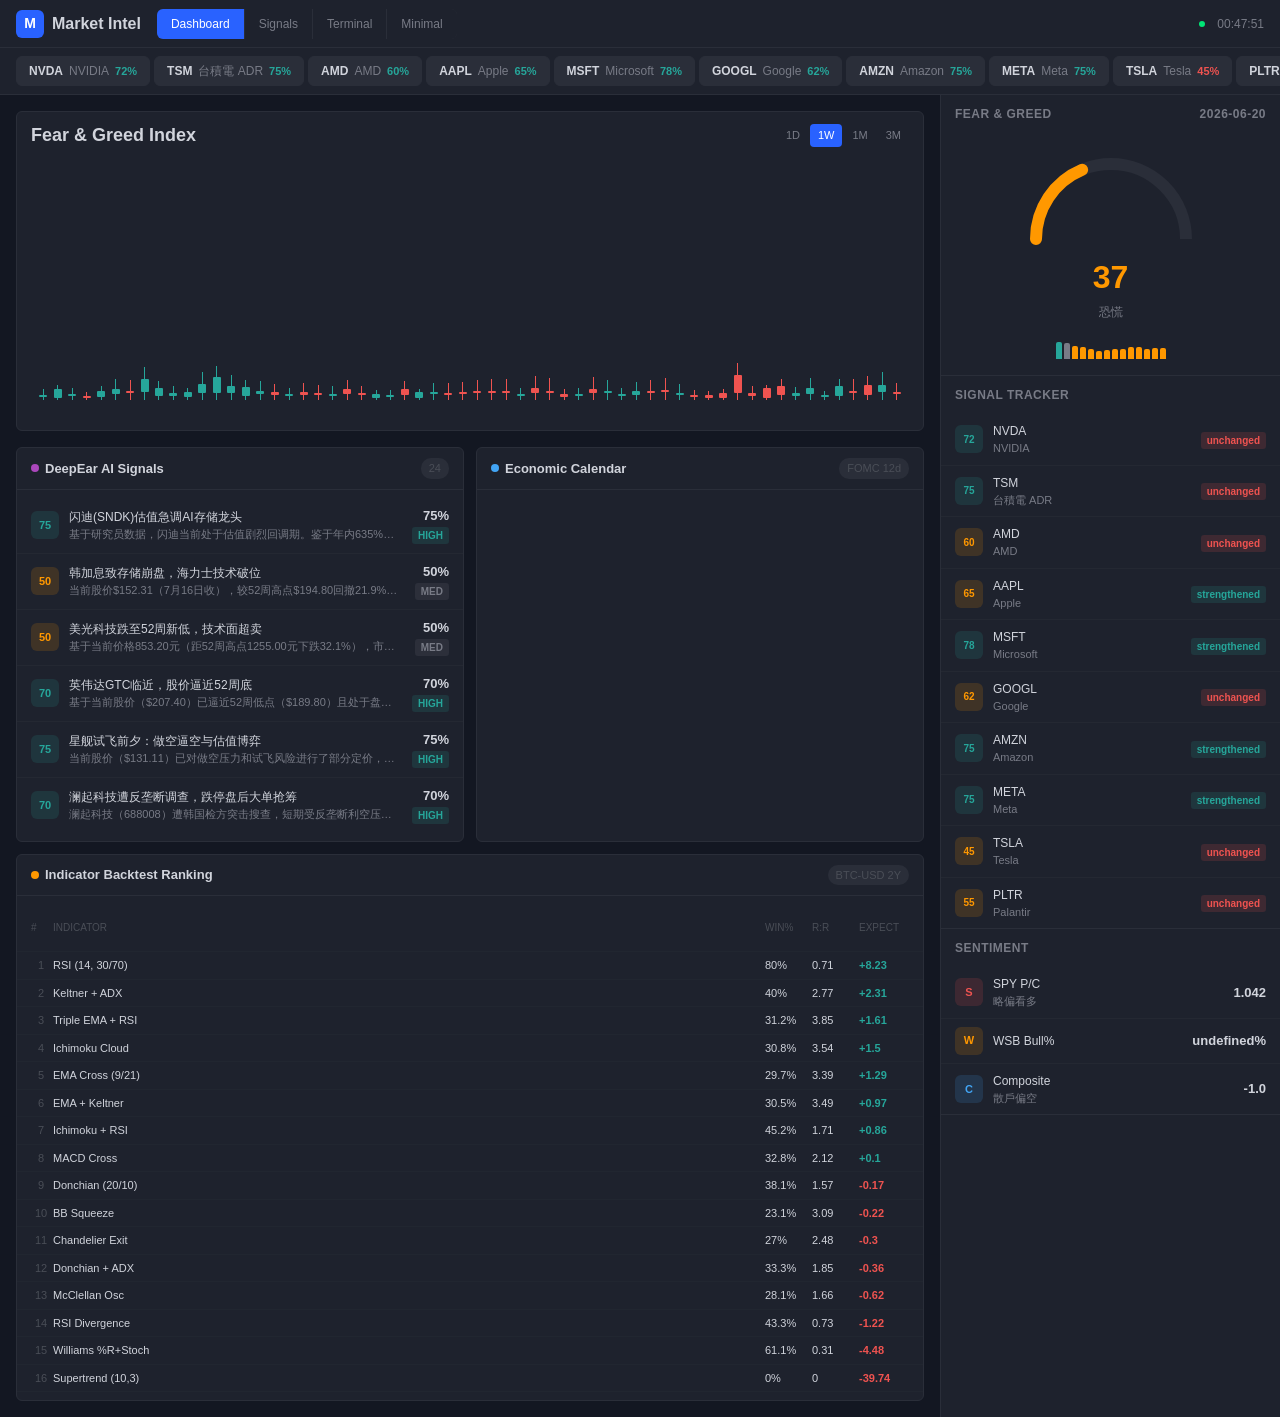
<file: web/demo-tradingview.html>
<!DOCTYPE html>
<html lang="zh-TW">
<head>
<meta charset="UTF-8">
<meta name="viewport" content="width=device-width, initial-scale=1.0">
<title>Market Intel — TradingView Style</title>
<style>
/* ═══════════════════════════════════════════
   TradingView — Dark Pro Theme
   ═══════════════════════════════════════════ */
:root {
  --bg-main: #131722;
  --bg-card: #1e222d;
  --bg-input: #2a2e39;
  --bg-hover: #363a45;
  --border: #2a2e39;
  --border-light: #363a45;
  --text-0: #d1d4dc;
  --text-1: #787b86;
  --text-2: #4a4e57;
  --accent: #2962ff;
  --accent-hover: #1e53e4;
  --green: #26a69a;
  --green-bright: #00e676;
  --red: #ef5350;
  --red-bright: #ff5252;
  --orange: #ff9800;
  --purple: #ab47bc;
  --blue-light: #42a5f5;
  --font: -apple-system, BlinkMacSystemFont, 'Trebuchet MS', 'Noto Sans TC', sans-serif;
  --mono: 'Trebuchet MS', -apple-system, sans-serif;
  --radius: 6px;
  --transition: 100ms ease;
}

* { margin: 0; padding: 0; box-sizing: border-box; }

body {
  background: var(--bg-main);
  color: var(--text-0);
  font-family: var(--font);
  font-size: 13px;
  line-height: 1.5;
  -webkit-font-smoothing: antialiased;
}

/* ═══════ Header ═══════ */
.header {
  background: var(--bg-card);
  border-bottom: 1px solid var(--border);
  padding: 0 16px;
  height: 48px;
  display: flex;
  align-items: center;
  justify-content: space-between;
  position: sticky;
  top: 0;
  z-index: 100;
}

.header-left {
  display: flex;
  align-items: center;
  gap: 16px;
}

.logo-tv {
  font-size: 16px;
  font-weight: 700;
  color: var(--text-0);
  display: flex;
  align-items: center;
  gap: 8px;
}

.logo-tv .icon {
  width: 28px;
  height: 28px;
  background: var(--accent);
  border-radius: 6px;
  display: flex;
  align-items: center;
  justify-content: center;
  font-size: 14px;
  font-weight: 800;
  color: #fff;
}

.nav-tabs {
  display: flex;
  gap: 1px;
  background: var(--border);
  border-radius: var(--radius);
  overflow: hidden;
}

.nav-tab {
  padding: 6px 14px;
  background: var(--bg-card);
  color: var(--text-1);
  text-decoration: none;
  font-size: 12px;
  font-weight: 500;
  transition: all var(--transition);
  cursor: pointer;
}

.nav-tab:hover { background: var(--bg-hover); color: var(--text-0); }
.nav-tab.active { background: var(--accent); color: #fff; }

.header-right {
  display: flex;
  align-items: center;
  gap: 12px;
  color: var(--text-1);
  font-size: 12px;
}

.live-dot {
  width: 6px;
  height: 6px;
  background: var(--green-bright);
  border-radius: 50%;
  animation: pulse 2s infinite;
}

@keyframes pulse {
  0%,100% { opacity: 1; }
  50% { opacity: 0.4; }
}

/* ═══════ Watchlist Bar ═══════ */
.watchlist-bar {
  background: var(--bg-card);
  border-bottom: 1px solid var(--border);
  padding: 8px 16px;
  display: flex;
  gap: 4px;
  overflow-x: auto;
}

.watch-chip {
  display: inline-flex;
  align-items: center;
  gap: 6px;
  padding: 5px 12px;
  background: var(--bg-input);
  border: 1px solid var(--border);
  border-radius: var(--radius);
  font-size: 12px;
  white-space: nowrap;
  cursor: pointer;
  transition: all var(--transition);
}

.watch-chip:hover { border-color: var(--border-light); background: var(--bg-hover); }

.watch-sym { font-weight: 700; color: var(--text-0); }
.watch-price { color: var(--text-1); }
.watch-chg { font-size: 11px; font-weight: 600; }
.watch-chg.up { color: var(--green); }
.watch-chg.down { color: var(--red); }

/* ═══════ Layout ═══════ */
.layout {
  display: grid;
  grid-template-columns: 1fr 340px;
  min-height: calc(100vh - 48px);
}

.main-area { padding: 16px; }

.sidebar {
  border-left: 1px solid var(--border);
  background: var(--bg-card);
  overflow-y: auto;
}

/* ═══════ Chart Area (placeholder) ═══════ */
.chart-area {
  background: var(--bg-card);
  border: 1px solid var(--border);
  border-radius: var(--radius);
  height: 320px;
  display: flex;
  align-items: center;
  justify-content: center;
  position: relative;
  overflow: hidden;
  margin-bottom: 16px;
}

.chart-header {
  position: absolute;
  top: 0;
  left: 0;
  right: 0;
  padding: 10px 14px;
  display: flex;
  justify-content: space-between;
  align-items: center;
  z-index: 2;
}

.chart-symbol {
  font-size: 18px;
  font-weight: 700;
}

.chart-interval {
  display: flex;
  gap: 2px;
}

.chart-interval span {
  padding: 3px 8px;
  border-radius: 4px;
  font-size: 11px;
  color: var(--text-1);
  cursor: pointer;
  transition: all var(--transition);
}

.chart-interval span:hover { background: var(--bg-hover); color: var(--text-0); }
.chart-interval span.active { background: var(--accent); color: #fff; }

/* Candlestick visualization */
.candles {
  display: flex;
  align-items: flex-end;
  gap: 2px;
  height: 200px;
  padding: 0 20px;
  position: absolute;
  bottom: 30px;
  left: 0;
  right: 0;
}

.candle {
  flex: 1;
  display: flex;
  flex-direction: column;
  align-items: center;
  min-width: 3px;
}

.candle-wick {
  width: 1px;
  background: currentColor;
}

.candle-body {
  width: 100%;
  max-width: 8px;
  min-height: 2px;
  border-radius: 1px;
}

.candle.up { color: var(--green); }
.candle.up .candle-body { background: var(--green); }
.candle.down { color: var(--red); }
.candle.down .candle-body { background: var(--red); }

/* ═══════ Panels ═══════ */
.panel-grid {
  display: grid;
  grid-template-columns: 1fr 1fr;
  gap: 12px;
}

.panel {
  background: var(--bg-card);
  border: 1px solid var(--border);
  border-radius: var(--radius);
  overflow: hidden;
}

.panel-head {
  padding: 10px 14px;
  border-bottom: 1px solid var(--border);
  display: flex;
  justify-content: space-between;
  align-items: center;
}

.panel-title {
  font-size: 13px;
  font-weight: 600;
  display: flex;
  align-items: center;
  gap: 6px;
}

.panel-title .dot {
  width: 8px;
  height: 8px;
  border-radius: 50%;
}

.panel-count {
  font-size: 11px;
  color: var(--text-2);
  background: var(--bg-input);
  padding: 2px 8px;
  border-radius: 10px;
}

.panel-body { padding: 8px 0; }

/* ═══════ Gauge (Fear & Greed) ═══════ */
.tv-gauge {
  padding: 16px;
  text-align: center;
}

.gauge-arc {
  position: relative;
  width: 180px;
  height: 100px;
  margin: 0 auto;
  overflow: hidden;
}

.gauge-arc svg { width: 180px; height: 100px; }

.gauge-arc-track {
  fill: none;
  stroke: var(--bg-input);
  stroke-width: 12;
}

.gauge-arc-fill {
  fill: none;
  stroke-width: 12;
  stroke-linecap: round;
  transition: stroke-dashoffset 1.5s cubic-bezier(0.4, 0, 0.2, 1);
}

.gauge-value {
  font-size: 32px;
  font-weight: 700;
  margin-top: 4px;
}

.gauge-text {
  font-size: 12px;
  color: var(--text-1);
  margin-top: 2px;
}

/* Mini sparkline */
.sparkline {
  display: flex;
  align-items: flex-end;
  gap: 2px;
  height: 30px;
  margin-top: 8px;
  justify-content: center;
}

.spark-bar {
  width: 6px;
  border-radius: 2px 2px 0 0;
  transition: height 0.5s ease;
}

/* ═══════ List items ═══════ */
.list-item {
  display: flex;
  align-items: center;
  padding: 8px 14px;
  gap: 10px;
  border-bottom: 1px solid rgba(42,46,57,0.5);
  transition: background var(--transition);
  cursor: default;
}

.list-item:last-child { border-bottom: none; }
.list-item:hover { background: var(--bg-hover); }

.list-icon {
  width: 28px;
  height: 28px;
  border-radius: 6px;
  display: flex;
  align-items: center;
  justify-content: center;
  font-size: 11px;
  font-weight: 700;
  flex-shrink: 0;
}

.list-icon.green { background: rgba(38,166,154,0.15); color: var(--green); }
.list-icon.red { background: rgba(239,83,80,0.15); color: var(--red); }
.list-icon.orange { background: rgba(255,152,0,0.15); color: var(--orange); }
.list-icon.blue { background: rgba(66,165,245,0.15); color: var(--blue-light); }

.list-info { flex: 1; min-width: 0; }
.list-title { font-size: 12px; font-weight: 500; white-space: nowrap; overflow: hidden; text-overflow: ellipsis; }
.list-sub { font-size: 11px; color: var(--text-1); white-space: nowrap; overflow: hidden; text-overflow: ellipsis; }

.list-right { text-align: right; flex-shrink: 0; }
.list-value { font-size: 13px; font-weight: 600; }
.list-tag {
  display: inline-block;
  font-size: 10px;
  font-weight: 600;
  padding: 1px 6px;
  border-radius: 3px;
  margin-top: 2px;
}

.tag-up { background: rgba(38,166,154,0.15); color: var(--green); }
.tag-down { background: rgba(239,83,80,0.15); color: var(--red); }
.tag-neutral { background: rgba(120,123,134,0.15); color: var(--text-1); }

/* ═══════ Sidebar sections ═══════ */
.sb-section {
  border-bottom: 1px solid var(--border);
}

.sb-head {
  padding: 10px 14px;
  font-size: 12px;
  font-weight: 600;
  color: var(--text-1);
  text-transform: uppercase;
  letter-spacing: 0.5px;
  display: flex;
  justify-content: space-between;
}

/* ═══════ Backtest mini table ═══════ */
.bt-mini {
  display: grid;
  grid-template-columns: 20px 1fr 45px 45px 50px;
  gap: 2px;
  align-items: center;
  padding: 5px 14px;
  font-size: 11px;
  border-bottom: 1px solid rgba(42,46,57,0.3);
  transition: background var(--transition);
}

.bt-mini:hover { background: var(--bg-hover); }

.bt-mini.header {
  color: var(--text-2);
  font-size: 10px;
  text-transform: uppercase;
}

.bt-rank { text-align: center; color: var(--text-2); }

/* ═══════ Responsive ═══════ */
@media (max-width: 900px) {
  .layout { grid-template-columns: 1fr; }
  .sidebar { border-left: none; border-top: 1px solid var(--border); }
  .panel-grid { grid-template-columns: 1fr; }
}
</style>
</head>
<body>

<!-- Header -->
<div class="header">
  <div class="header-left">
    <div class="logo-tv">
      <div class="icon">M</div>
      Market Intel
    </div>
    <div class="nav-tabs">
      <span class="nav-tab active">Dashboard</span>
      <span class="nav-tab" onclick="location.href='signals.html'">Signals</span>
      <span class="nav-tab" onclick="location.href='demo-bloomberg.html'">Terminal</span>
      <span class="nav-tab" onclick="location.href='demo-linear.html'">Minimal</span>
    </div>
  </div>
  <div class="header-right">
    <div class="live-dot"></div>
    <span id="tvClock"></span>
  </div>
</div>

<!-- Watchlist Bar -->
<div class="watchlist-bar" id="watchBar"></div>

<div class="layout">

  <!-- Main Area -->
  <div class="main-area">

    <!-- Chart -->
    <div class="chart-area">
      <div class="chart-header">
        <div class="chart-symbol">Fear & Greed Index</div>
        <div class="chart-interval">
          <span>1D</span><span class="active">1W</span><span>1M</span><span>3M</span>
        </div>
      </div>
      <div class="candles" id="fgCandles"></div>
    </div>

    <!-- Panels -->
    <div class="panel-grid">

      <!-- DeepEar Signals -->
      <div class="panel">
        <div class="panel-head">
          <div class="panel-title"><div class="dot" style="background:var(--purple)"></div>DeepEar AI Signals</div>
          <div class="panel-count" id="tvSigCount">0</div>
        </div>
        <div class="panel-body" id="tvSignals"></div>
      </div>

      <!-- Economic Calendar -->
      <div class="panel">
        <div class="panel-head">
          <div class="panel-title"><div class="dot" style="background:var(--blue-light)"></div>Economic Calendar</div>
          <div class="panel-count" id="tvFomcTag">--</div>
        </div>
        <div class="panel-body" id="tvCalendar"></div>
      </div>

      <!-- Backtest Ranking -->
      <div class="panel" style="grid-column:span 2">
        <div class="panel-head">
          <div class="panel-title"><div class="dot" style="background:var(--orange)"></div>Indicator Backtest Ranking</div>
          <div class="panel-count">BTC-USD 2Y</div>
        </div>
        <div class="panel-body" id="tvBacktest"></div>
      </div>

    </div>
  </div>

  <!-- Sidebar -->
  <div class="sidebar">

    <!-- Fear & Greed Gauge -->
    <div class="sb-section">
      <div class="sb-head"><span>Fear & Greed</span><span id="tvFgDate"></span></div>
      <div class="tv-gauge">
        <div class="gauge-arc">
          <svg viewBox="0 0 180 100">
            <path class="gauge-arc-track" d="M 15 90 A 75 75 0 0 1 165 90" />
            <path class="gauge-arc-fill" id="tvGaugeFill" d="M 15 90 A 75 75 0 0 1 165 90"
              stroke-dasharray="236" stroke-dashoffset="236" />
          </svg>
        </div>
        <div class="gauge-value" id="tvGaugeVal">--</div>
        <div class="gauge-text" id="tvGaugeLabel">Loading</div>
        <div class="sparkline" id="tvSparkline"></div>
      </div>
    </div>

    <!-- Signal Tracker -->
    <div class="sb-section">
      <div class="sb-head"><span>Signal Tracker</span></div>
      <div id="tvTracker"></div>
    </div>

    <!-- Sentiment -->
    <div class="sb-section">
      <div class="sb-head"><span>Sentiment</span></div>
      <div id="tvSentiment"></div>
    </div>

  </div>
</div>

<script>
async function loadJSON(url) {
  try { const r = await fetch(url+'?t='+Date.now()); return r.ok ? await r.json() : null; } catch { return null; }
}

function fgColor(s) {
  if (s<=25) return 'var(--red)';
  if (s<=45) return 'var(--orange)';
  if (s<=55) return 'var(--text-1)';
  return 'var(--green)';
}

// Clock
function tvClock() {
  const now = new Date();
  const tw = new Date(now.toLocaleString('en-US',{timeZone:'Asia/Taipei'}));
  document.getElementById('tvClock').textContent =
    tw.toLocaleString('zh-TW',{hour:'2-digit',minute:'2-digit',second:'2-digit',hour12:false});
}
setInterval(tvClock,1000); tvClock();

async function render() {
  const [sent, cal, fg, deepear, tracker, bt] = await Promise.all([
    loadJSON('sentiment.json'),
    loadJSON('economic-calendar.json'),
    loadJSON('fear-greed-history.json'),
    loadJSON('deepear-signals.json'),
    loadJSON('signal-tracker.json'),
    loadJSON('indicator-backtest.json'),
  ]);

  // Watchlist bar from tracker
  const bar = document.getElementById('watchBar');
  if (tracker?.signals) {
    bar.innerHTML = tracker.signals.slice(0,15).map(s => {
      const conf = s.confidence||0;
      const cls = conf >= 0.5 ? 'up' : 'down';
      return `<div class="watch-chip">
        <span class="watch-sym">${s.ticker}</span>
        <span class="watch-price">${s.name||''}</span>
        <span class="watch-chg ${cls}">${(conf*100).toFixed(0)}%</span>
      </div>`;
    }).join('');
  }

  // Fear & Greed
  if (fg?.length) {
    const latest = fg[fg.length-1];
    const score = latest.score||0;
    document.getElementById('tvGaugeVal').textContent = score.toFixed(0);
    document.getElementById('tvGaugeVal').style.color = fgColor(score);
    document.getElementById('tvGaugeLabel').textContent = latest.label||'';
    document.getElementById('tvFgDate').textContent = latest.date||'';

    // Arc gauge (semi-circle)
    const arcLen = 236;
    const offset = arcLen - (score/100)*arcLen;
    const fill = document.getElementById('tvGaugeFill');
    fill.style.stroke = fgColor(score);
    setTimeout(() => { fill.style.strokeDashoffset = offset; }, 200);

    // Sparkline
    const spark = document.getElementById('tvSparkline');
    spark.innerHTML = fg.slice(-14).map(f => {
      const h = Math.max(3, (f.score/100)*30);
      return `<div class="spark-bar" style="height:${h}px;background:${fgColor(f.score)}"></div>`;
    }).join('');

    // Candles (fake candlestick from FG data)
    const candles = document.getElementById('fgCandles');
    candles.innerHTML = fg.slice(-60).map((f,i,arr) => {
      const prev = i > 0 ? arr[i-1].score : f.score;
      const isUp = f.score >= prev;
      const bodyH = Math.max(2, Math.abs(f.score - prev) * 1.5);
      const wickH = Math.random() * 10 + 3;
      return `<div class="candle ${isUp?'up':'down'}">
        <div class="candle-wick" style="height:${wickH}px"></div>
        <div class="candle-body" style="height:${bodyH}px"></div>
        <div class="candle-wick" style="height:${wickH*0.6}px"></div>
      </div>`;
    }).join('');
  }

  // Signals
  if (deepear?.signals) {
    document.getElementById('tvSigCount').textContent = deepear.signals.length;
    document.getElementById('tvSignals').innerHTML = deepear.signals.slice(0,6).map(s => {
      const conf = s.confidence||0;
      const iconCls = conf>=0.7?'green':conf>=0.4?'orange':'red';
      const tagCls = conf>=0.7?'tag-up':conf>=0.4?'tag-neutral':'tag-down';
      return `<div class="list-item">
        <div class="list-icon ${iconCls}">${(conf*100).toFixed(0)}</div>
        <div class="list-info">
          <div class="list-title">${s.title||s.id}</div>
          <div class="list-sub">${(s.summary||'').slice(0,60)}...</div>
        </div>
        <div class="list-right">
          <div class="list-value">${(conf*100).toFixed(0)}%</div>
          <div class="list-tag ${tagCls}">${conf>=0.7?'HIGH':'MED'}</div>
        </div>
      </div>`;
    }).join('');
  }

  // Calendar
  if (cal) {
    if (cal.next_fomc) document.getElementById('tvFomcTag').textContent = `FOMC ${cal.next_fomc.days_away}d`;
    document.getElementById('tvCalendar').innerHTML = (cal.next_7_days||[]).slice(0,8).map(e => {
      const impCls = e.importance==='high'?'red':e.importance==='medium'?'orange':'blue';
      return `<div class="list-item">
        <div class="list-icon ${impCls}" style="font-size:9px">${(e.date||'').slice(5)}</div>
        <div class="list-info"><div class="list-title">${e.event||''}</div><div class="list-sub">${e.source||''}</div></div>
        <div class="list-right"><div class="list-tag ${e.importance==='high'?'tag-down':e.importance==='medium'?'tag-neutral':'tag-up'}">${(e.importance||'').toUpperCase()}</div></div>
      </div>`;
    }).join('');
  }

  // Tracker sidebar
  if (tracker?.signals) {
    document.getElementById('tvTracker').innerHTML = tracker.signals.slice(0,10).map(s => {
      const conf = s.confidence||0;
      const hist = s.evolution_history||[];
      const lastEvo = hist.length ? hist[hist.length-1].evolution : 'unchanged';
      const tagCls = lastEvo==='strengthened'?'tag-up':lastEvo==='weakened'?'tag-neutral':'tag-down';
      const iconCls = conf>=0.7?'green':conf>=0.4?'orange':'blue';
      return `<div class="list-item">
        <div class="list-icon ${iconCls}" style="font-size:10px">${(conf*100).toFixed(0)}</div>
        <div class="list-info">
          <div class="list-title">${s.ticker}</div>
          <div class="list-sub">${s.name||''}</div>
        </div>
        <div class="list-right">
          <div class="list-tag ${tagCls}">${lastEvo}</div>
        </div>
      </div>`;
    }).join('');
  }

  // Sentiment sidebar
  if (sent) {
    const items = [];
    if (sent.spy_pcr) items.push({name:'SPY P/C', val:sent.spy_pcr.pcr?.toFixed(3), sub:sent.spy_pcr.signal||'', cls:sent.spy_pcr.pcr>1?'red':'green'});
    if (sent.wsb) items.push({name:'WSB Bull%', val:`${sent.wsb.bull_pct}%`, sub:sent.wsb.label||'', cls:sent.wsb.bull_pct>60?'green':'orange'});
    if (sent.composite) items.push({name:'Composite', val:sent.composite.score?.toFixed(1), sub:sent.composite.label||'', cls:'blue'});
    document.getElementById('tvSentiment').innerHTML = items.map(it =>
      `<div class="list-item">
        <div class="list-icon ${it.cls}">${it.name.charAt(0)}</div>
        <div class="list-info"><div class="list-title">${it.name}</div><div class="list-sub">${it.sub}</div></div>
        <div class="list-right"><div class="list-value">${it.val}</div></div>
      </div>`
    ).join('');
  }

  // Backtest
  if (bt?.ranking) {
    const header = '<div class="bt-mini header"><span>#</span><span>Indicator</span><span>Win%</span><span>R:R</span><span>Expect</span></div>';
    document.getElementById('tvBacktest').innerHTML = header + bt.ranking.map(r => {
      const expCls = r.expectancy>0?'val-up':'val-down';
      return `<div class="bt-mini">
        <span class="bt-rank">${r.rank}</span>
        <span style="color:var(--text-0);font-weight:500">${r.name}</span>
        <span>${r.win_rate}%</span>
        <span>${r.risk_reward_ratio}</span>
        <span style="color:${r.expectancy>0?'var(--green)':'var(--red)'};font-weight:600">${r.expectancy>0?'+':''}${r.expectancy}</span>
      </div>`;
    }).join('');
  }
}

// Add CSS for val classes
const style = document.createElement('style');
style.textContent = '.val-up{color:var(--green)}.val-down{color:var(--red)}';
document.head.appendChild(style);

render();
</script>
</body>
</html>
</file>
